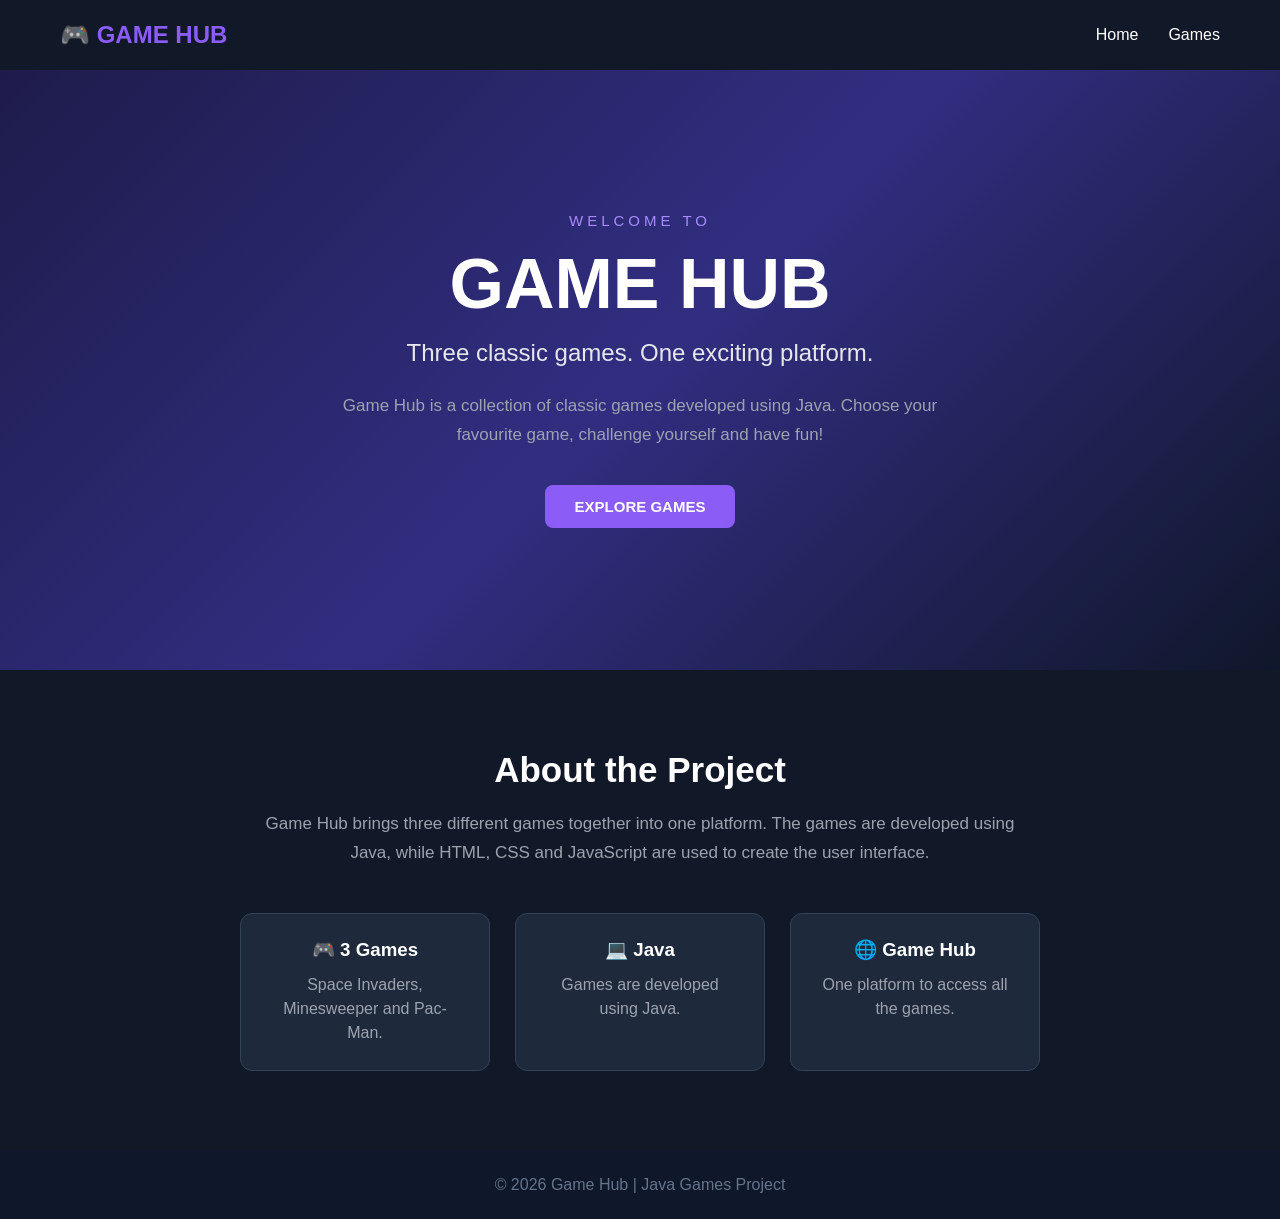
<file: GameHub-UI/index.html>
<!DOCTYPE html>
<html lang="en">

<head>

    <meta charset="UTF-8">

    <meta name="viewport" content="width=device-width, initial-scale=1.0">

    <title>Game Hub</title>

    <link rel="stylesheet" href="style.css">

</head>


<body>


    <!-- Navigation Bar -->

    <nav>

        <h2>🎮 GAME HUB</h2>

        <div class="nav-links">

            <a href="index.html">Home</a>

            <a href="games.html">Games</a>

        </div>

    </nav>



    <!-- Welcome Section -->

    <section class="welcome">

        <div class="welcome-content">

            <p class="small-title">
                WELCOME TO
            </p>

            <h1>
                GAME HUB
            </h1>

            <p class="welcome-text">
                Three classic games. One exciting platform.
            </p>

            <p class="description">
                Game Hub is a collection of classic games developed
                using Java. Choose your favourite game, challenge
                yourself and have fun!
            </p>

            <a href="games.html">

                <button>
                    EXPLORE GAMES
                </button>

            </a>

        </div>

    </section>



    <!-- About Section -->

    <section class="about">

        <h2>
            About the Project
        </h2>

        <p>
            Game Hub brings three different games together into
            one platform. The games are developed using Java,
            while HTML, CSS and JavaScript are used to create
            the user interface.
        </p>


        <div class="features">

            <div class="feature">

                <h3>🎮 3 Games</h3>

                <p>
                    Space Invaders, Minesweeper and Pac-Man.
                </p>

            </div>


            <div class="feature">

                <h3>💻 Java</h3>

                <p>
                    Games are developed using Java.
                </p>

            </div>


            <div class="feature">

                <h3>🌐 Game Hub</h3>

                <p>
                    One platform to access all the games.
                </p>

            </div>

        </div>

    </section>



    <!-- Footer -->

    <footer>

        <p>
            © 2026 Game Hub | Java Games Project
        </p>

    </footer>


</body>

</html>
</file>
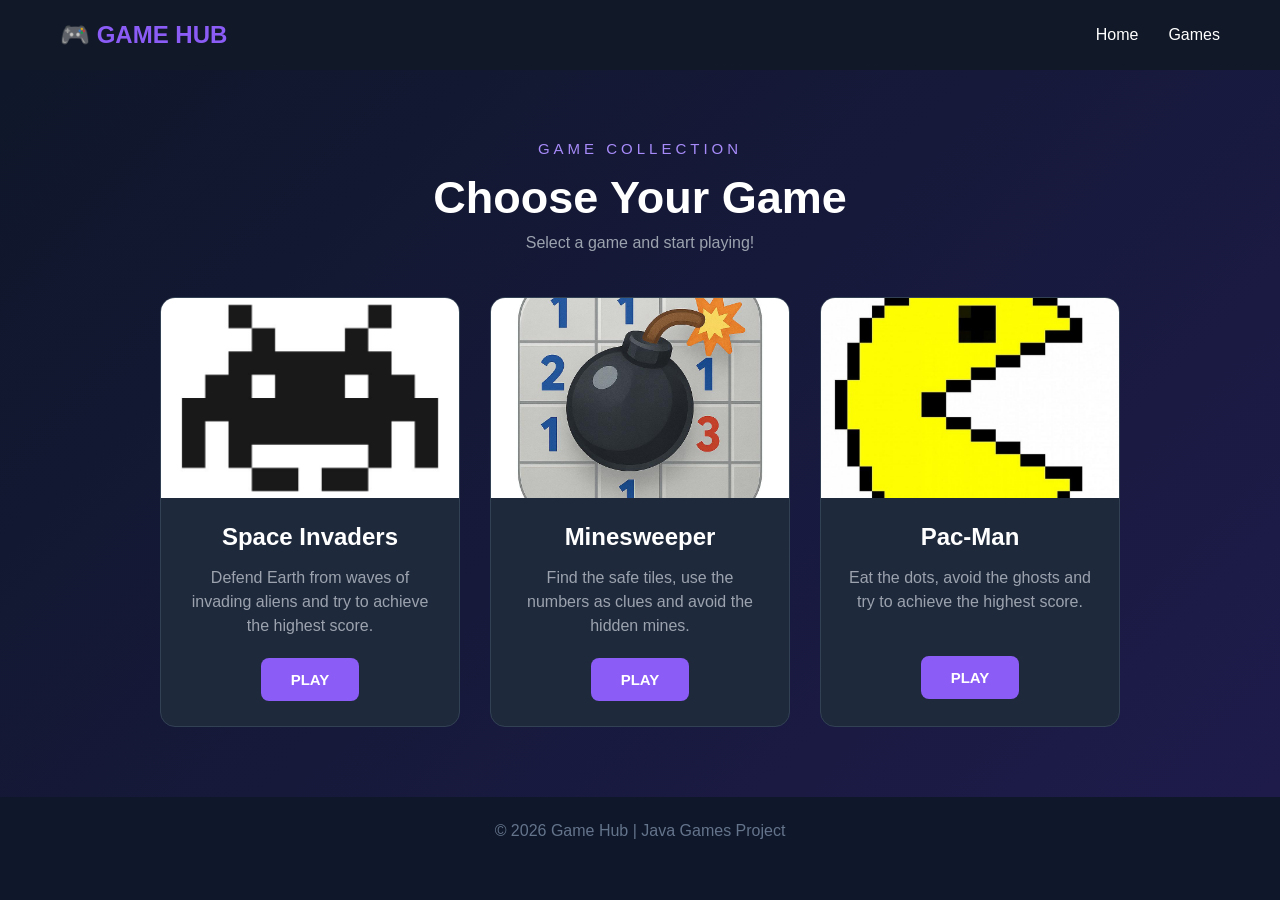
<file: GameHub-UI/games.html>
<!DOCTYPE html>
<html lang="en">

<head>

    <meta charset="UTF-8">

    <meta name="viewport" content="width=device-width, initial-scale=1.0">

    <title>Games | Game Hub</title>

    <link rel="stylesheet" href="style.css">

</head>


<body>


    <!-- Navigation Bar -->

    <nav>

        <h2>🎮 GAME HUB</h2>

        <div class="nav-links">

            <a href="index.html">Home</a>

            <a href="games.html">Games</a>

        </div>

    </nav>



    <!-- Games Section -->

    <section class="games-section">

        <p class="small-title">
            GAME COLLECTION
        </p>

        <h1>
            Choose Your Game
        </h1>

        <p class="subtitle">
            Select a game and start playing!
        </p>



        <div class="game-container">


            <!-- Space Invaders -->

            <div class="game-card">

                <img
                    src="space.jpg"
                    alt="Space Invaders"
                >

                <div class="game-content">

                    <h2>
                        Space Invaders
                    </h2>

                    <p>
                        Defend Earth from waves of invading aliens
                        and try to achieve the highest score.
                    </p>

                    <button onclick="playGame('Space Invaders')">
                        PLAY
                    </button>

                </div>

            </div>



            <!-- Minesweeper -->

            <div class="game-card">

                <img
                    src="minesweeper.jpg"
                    alt="Minesweeper"
                >

                <div class="game-content">

                    <h2>
                        Minesweeper
                    </h2>

                    <p>
                        Find the safe tiles, use the numbers as clues
                        and avoid the hidden mines.
                    </p>

                    <button onclick="playGame('Minesweeper')">
                        PLAY
                    </button>

                </div>

            </div>



            <!-- Pac-Man -->

            <div class="game-card">

                <img
                    src="pacman.jpg"
                    alt="Pac-Man"
                >

                <div class="game-content">

                    <h2>
                        Pac-Man
                    </h2>

                    <p>
                        Eat the dots, avoid the ghosts and try to
                        achieve the highest score.
                    </p>

                    <button onclick="playGame('Pac-Man')">
                        PLAY
                    </button>

                </div>

            </div>


        </div>

    </section>



    <footer>

        <p>
            © 2026 Game Hub | Java Games Project
        </p>

    </footer>


    <script src="script.js"></script>

</body>

</html>
</file>
<file: GameHub-UI/style.css>
* {
    margin: 0;
    padding: 0;
    box-sizing: border-box;
}


body {
    font-family: Arial, sans-serif;

    background: #0f172a;

    color: white;
}


/* Navigation */

nav {
    height: 70px;

    display: flex;

    justify-content: space-between;

    align-items: center;

    padding: 0 60px;

    background: #111827;
}


nav h2 {
    color: #8b5cf6;
}


.nav-links {
    display: flex;

    gap: 30px;
}


.nav-links a {
    color: white;

    text-decoration: none;

    font-size: 16px;
}


.nav-links a:hover {
    color: #8b5cf6;
}



/* Welcome Page */

.welcome {
    min-height: 600px;

    display: flex;

    justify-content: center;

    align-items: center;

    text-align: center;

    padding: 50px 20px;

    background:
        linear-gradient(
            135deg,
            #1e1b4b,
            #312e81,
            #0f172a
        );
}


.welcome-content {
    max-width: 800px;
}


.small-title {
    color: #a78bfa;

    font-size: 15px;

    letter-spacing: 4px;

    margin-bottom: 15px;
}


.welcome h1 {
    font-size: 70px;

    margin-bottom: 15px;
}


.welcome-text {
    font-size: 24px;

    color: #e5e7eb;

    margin-bottom: 25px;
}


.description {
    max-width: 650px;

    margin: auto;

    color: #9ca3af;

    line-height: 1.7;

    font-size: 17px;

    margin-bottom: 35px;
}


button {
    border: none;

    padding: 13px 30px;

    border-radius: 8px;

    background: #8b5cf6;

    color: white;

    font-size: 15px;

    font-weight: bold;

    cursor: pointer;
}


button:hover {
    background: #7c3aed;

    transform: scale(1.05);
}



/* About */

.about {
    padding: 80px 60px;

    text-align: center;

    background: #111827;
}


.about h2 {
    font-size: 35px;

    margin-bottom: 20px;
}


.about > p {
    max-width: 750px;

    margin: auto;

    color: #9ca3af;

    line-height: 1.7;

    font-size: 17px;
}


.features {
    display: flex;

    justify-content: center;

    gap: 25px;

    margin-top: 45px;

    flex-wrap: wrap;
}


.feature {
    width: 250px;

    padding: 25px;

    background: #1e293b;

    border-radius: 12px;

    border: 1px solid #334155;
}


.feature h3 {
    margin-bottom: 12px;
}


.feature p {
    color: #9ca3af;

    line-height: 1.5;
}



/* Games Page */

.games-section {
    min-height: 650px;

    padding: 70px 60px;

    text-align: center;

    background:
        linear-gradient(
            135deg,
            #0f172a,
            #1e1b4b
        );
}


.games-section h1 {
    font-size: 45px;

    margin-bottom: 10px;
}


.subtitle {
    color: #9ca3af;

    margin-bottom: 45px;
}


.game-container {
    display: flex;

    justify-content: center;

    gap: 30px;

    flex-wrap: wrap;
}



/* Game Cards */

.game-card {
    width: 300px;

    background: #1e293b;

    border: 1px solid #334155;

    border-radius: 15px;

    overflow: hidden;

    transition: 0.3s;
}


.game-card:hover {
    transform: translateY(-10px);

    border-color: #8b5cf6;

    box-shadow:
        0 10px 30px
        rgba(139, 92, 246, 0.25);
}


.game-card img {
    width: 100%;

    height: 200px;

    object-fit: cover;

    display: block;
}


.game-content {
    padding: 25px;
}


.game-content h2 {
    margin-bottom: 15px;

    font-size: 24px;
}


.game-content p {
    color: #9ca3af;

    line-height: 1.5;

    min-height: 70px;

    margin-bottom: 20px;
}



/* Footer */

footer {
    text-align: center;

    padding: 25px;

    background: #0f172a;

    color: #64748b;
}
</file>
